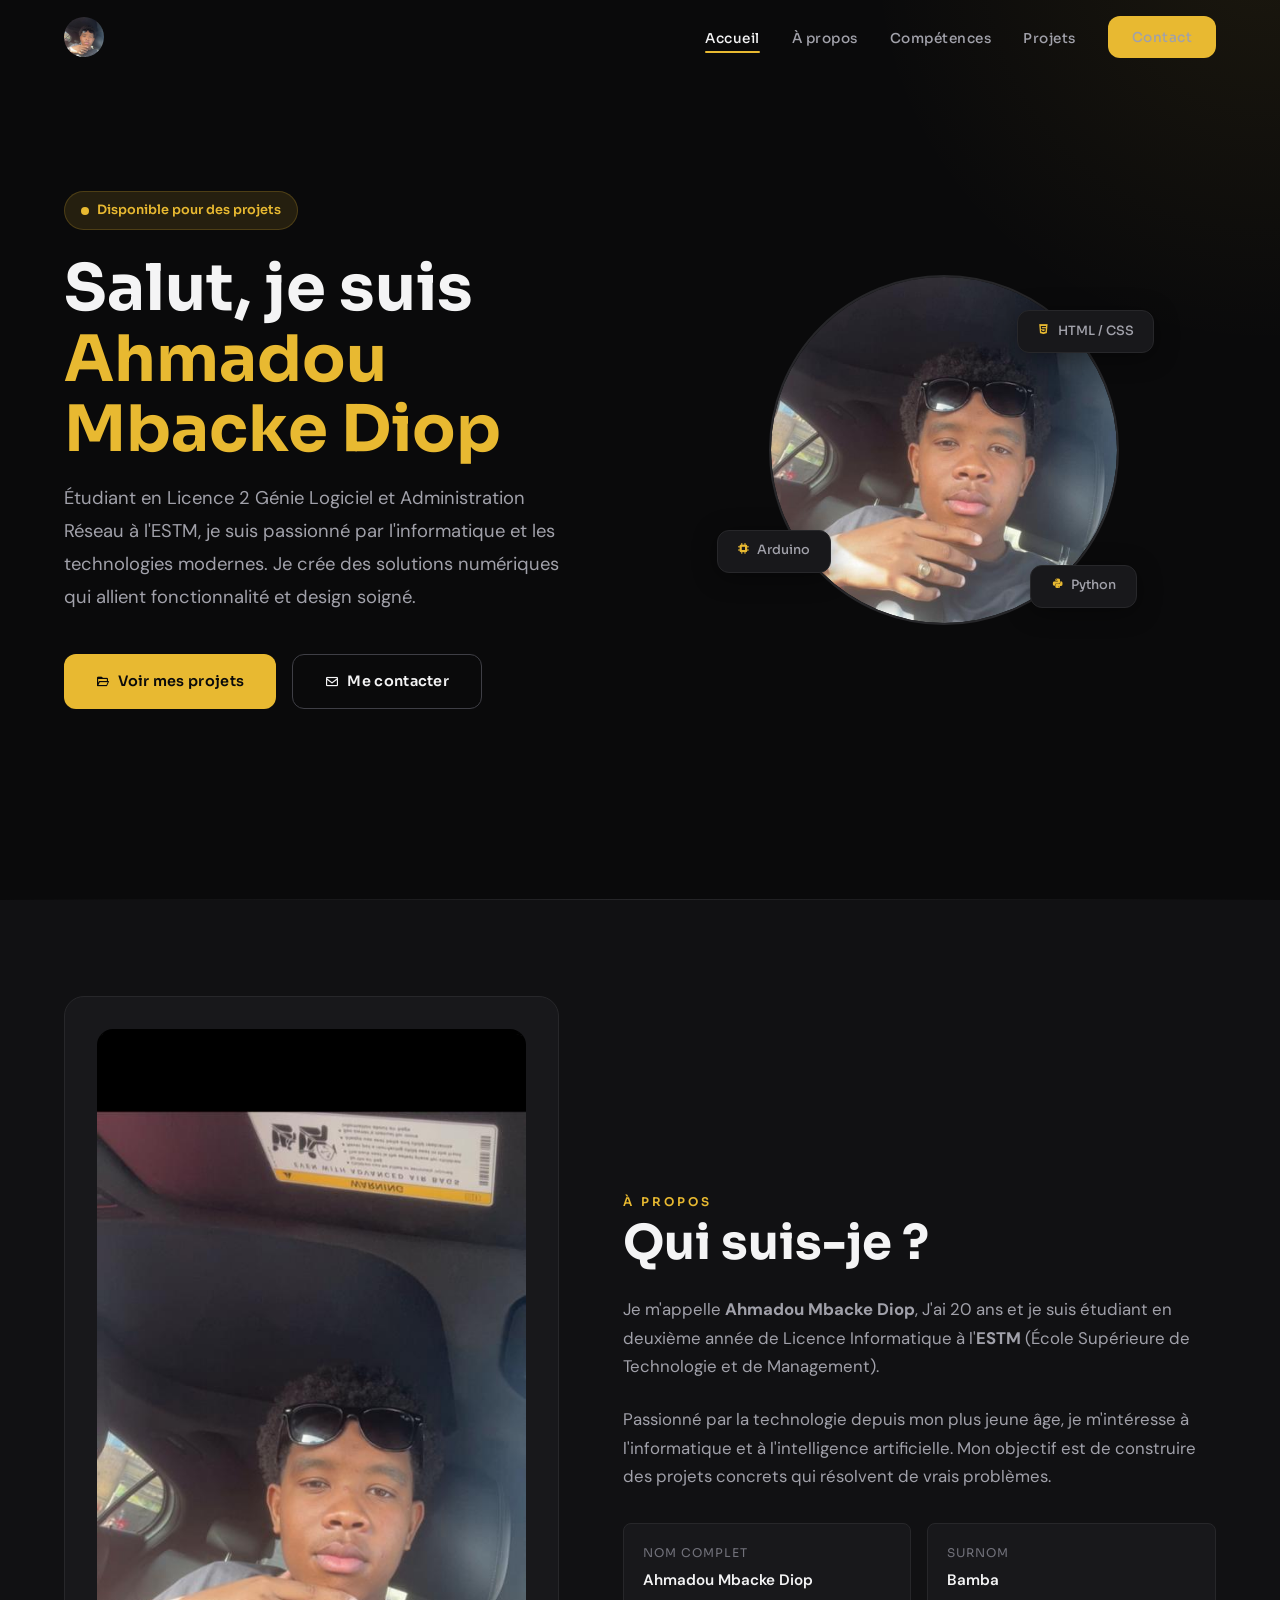
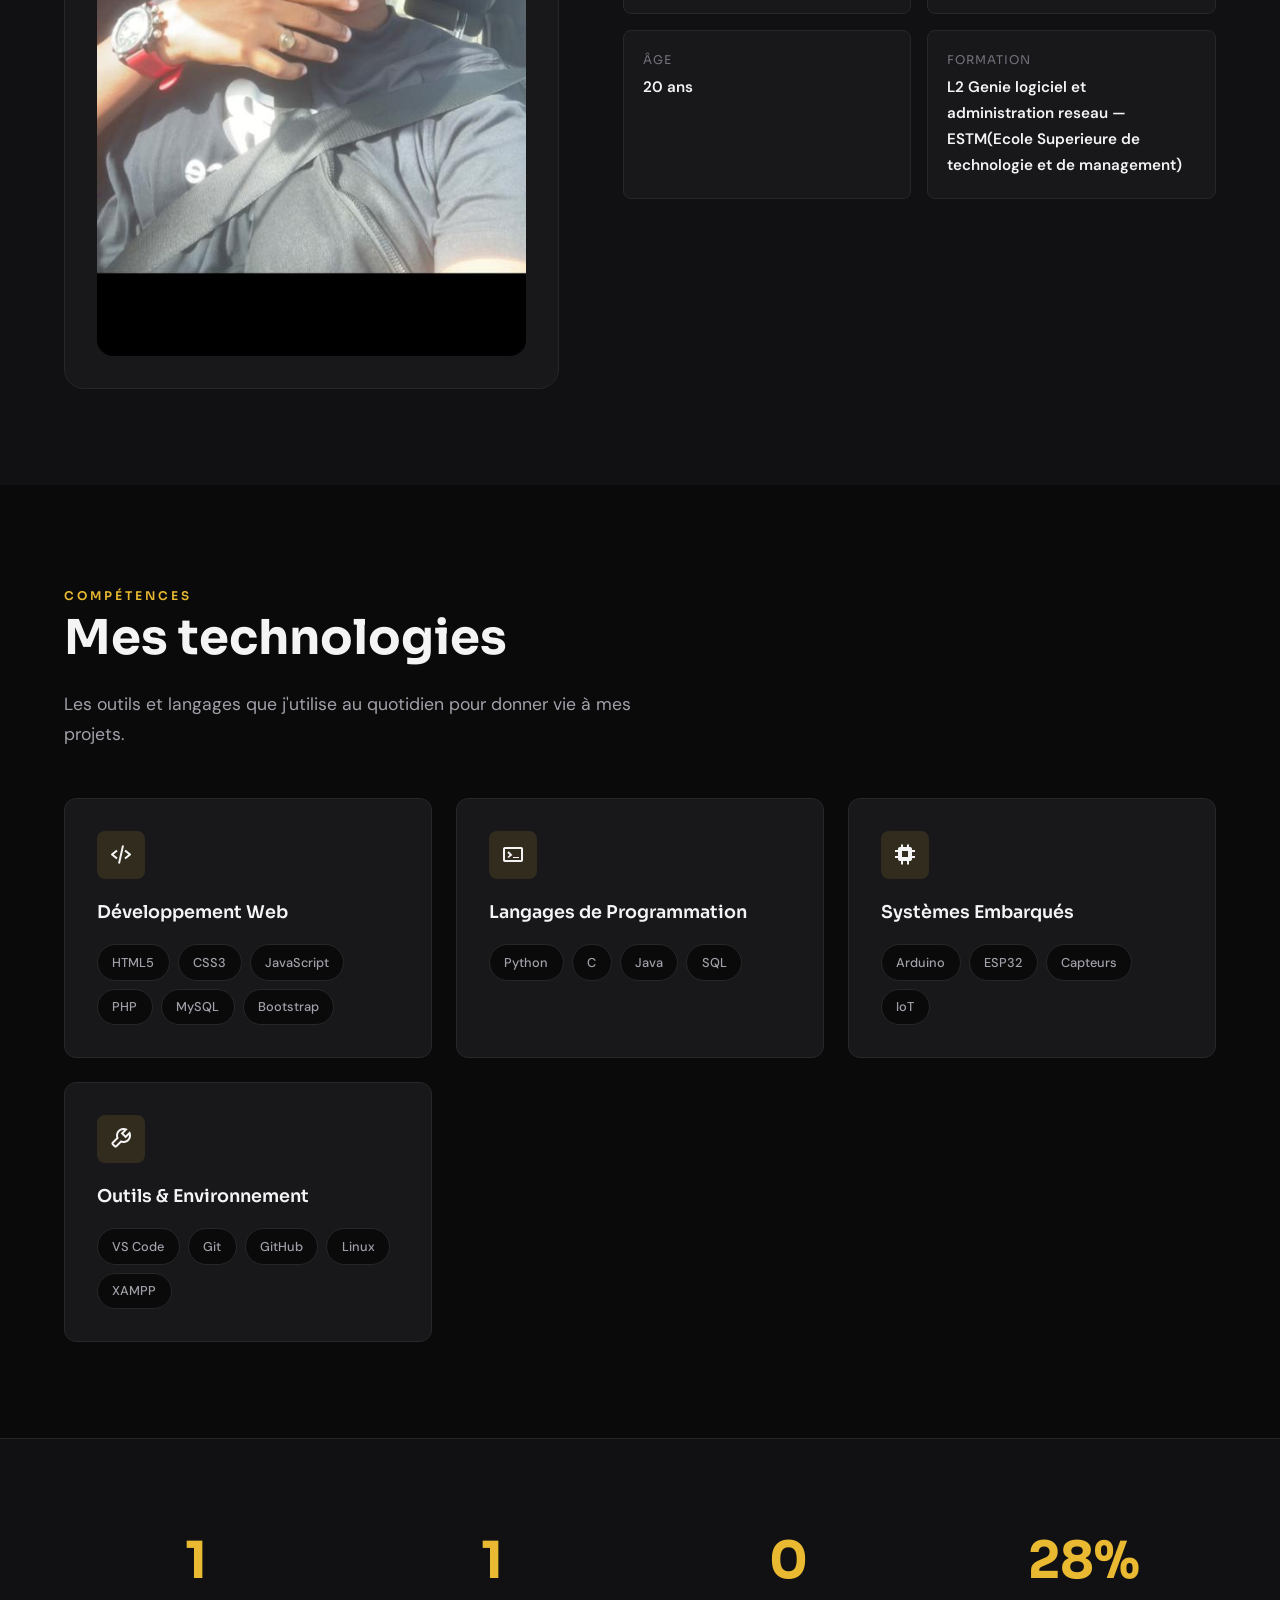
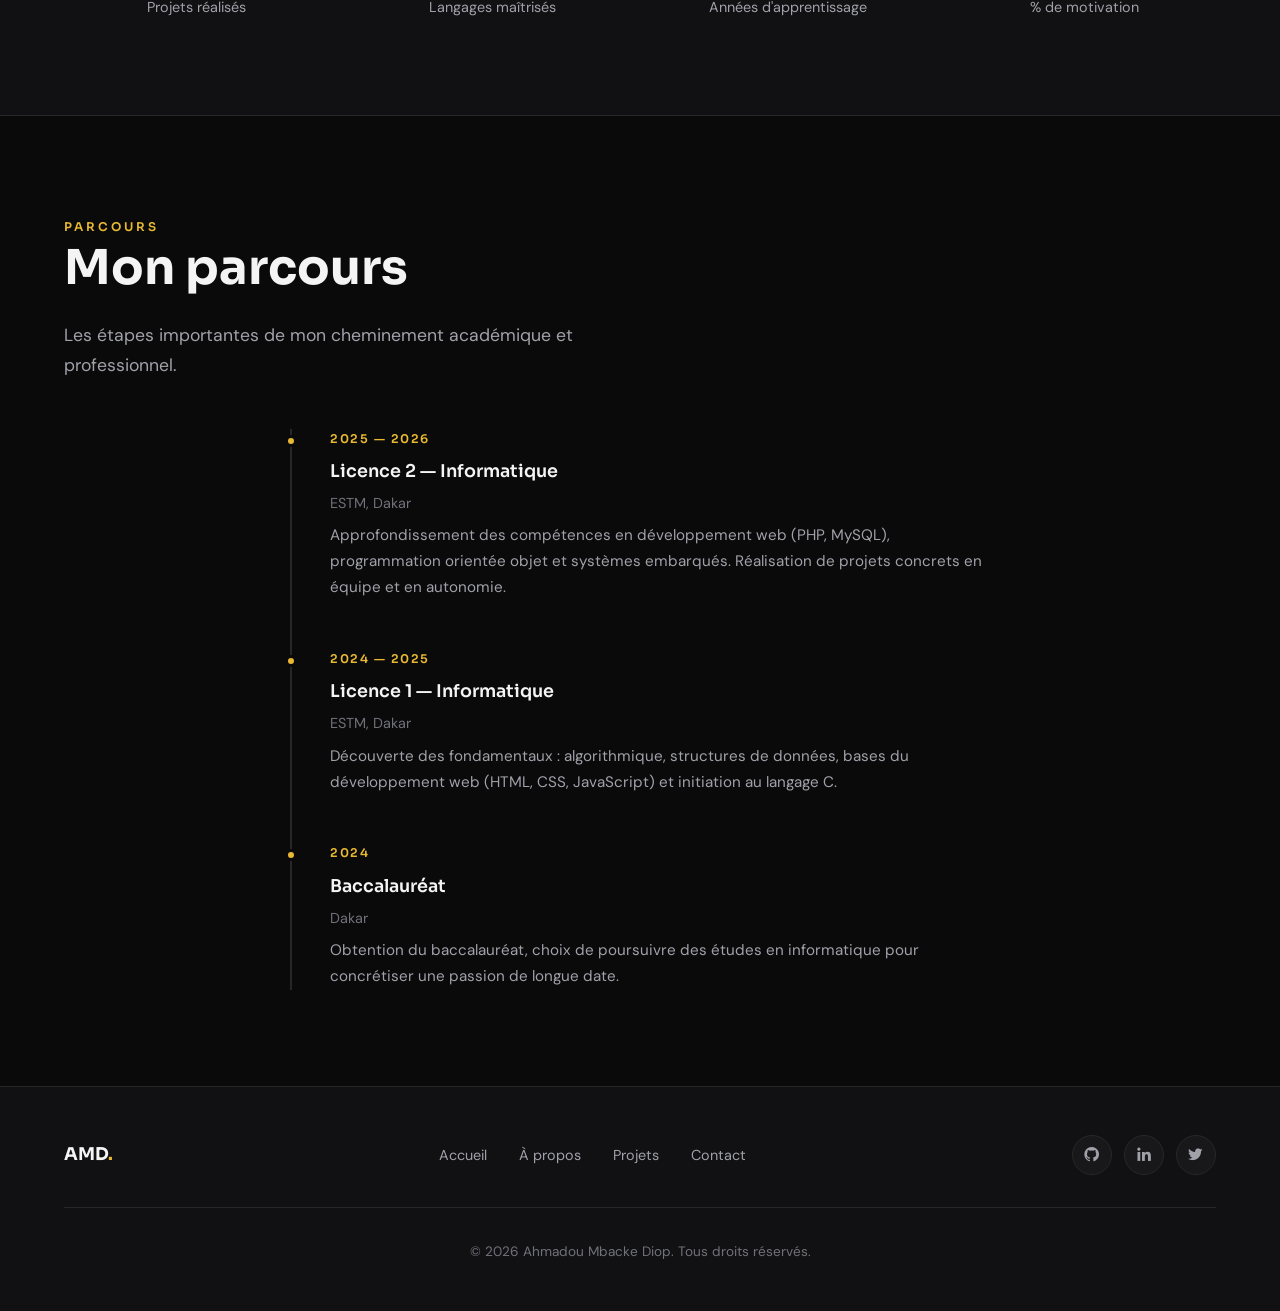
<file: index.html>
<!doctype html>
<html lang="fr">
  <head>
    <meta charset="UTF-8" />
    <meta name="viewport" content="width=device-width, initial-scale=1.0" />
    <meta
      name="description"
      content="Portfolio de Ahmadou Mbacke Diop - Étudiant en informatique à l'ESTM, développeur web passionné."
    />
    <title>Ahmadou Mbacke Diop | Portfolio</title>
    <link rel="stylesheet" href="css/style.css" />
    <!-- Icônes Boxicons -->
    <link
      href="https://unpkg.com/boxicons@2.1.4/css/boxicons.min.css"
      rel="stylesheet"
    />
  </head>
  <body>
    <!-- ========== NAVBAR ========== -->
    <nav class="navbar" id="navbar">
      <div class="container">
        <a href="index.html" class="nav-logo">
          <img
            src="images/im1.jpeg"
            alt="Logo AMD"
            style="
              height: 40px;
              width: 40px;
              border-radius: 50%;
              object-fit: cover;
            "
          />
        </a>
        <ul class="nav-links" id="navLinks">
          <li><a href="index.html" class="active">Accueil</a></li>
          <li><a href="#about">À propos</a></li>
          <li><a href="#skills">Compétences</a></li>
          <li><a href="pages/projets.html">Projets</a></li>
          <li>
            <a
              href="pages/contact.html"
              class="btn btn-primary"
              style="padding: 0.6rem 1.5rem"
              >Contact</a
            >
          </li>
        </ul>
        <button class="nav-toggle" id="navToggle" aria-label="Menu">
          <span></span>
          <span></span>
          <span></span>
        </button>
      </div>
    </nav>

    <!-- ========== HERO ========== -->
    <section class="hero">
      <div class="container">
        <div class="hero-content">
          <div class="hero-text">
            <div class="hero-badge">Disponible pour des projets</div>
            <h1 class="hero-title">
              Salut, je suis<br />
              <span class="highlight">Ahmadou Mbacke Diop</span>
            </h1>
            <p class="hero-description">
              Étudiant en Licence 2 Génie Logiciel et Administration Réseau à
              l'ESTM, je suis passionné par l'informatique et les technologies
              modernes. Je crée des solutions numériques qui allient
              fonctionnalité et design soigné.
            </p>
            <div class="hero-buttons">
              <a href="pages/projets.html" class="btn btn-primary">
                <i class="bx bx-folder-open"></i> Voir mes projets
              </a>
              <a href="pages/contact.html" class="btn btn-secondary">
                <i class="bx bx-envelope"></i> Me contacter
              </a>
            </div>
          </div>
          <div class="hero-visual">
            <div class="avatar-wrapper">
              <div class="avatar-circle">
                <img
                  src="images/im1.jpeg"
                  alt="Gainde fatma"
                  style="
                    width: 100%;
                    height: 100%;
                    object-fit: cover;
                    border-radius: 50%;
                  "
                />
              </div>
              <div class="floating-tag tag-1">
                <span class="tag-icon"><i class="bx bxl-html5"></i></span> HTML
                / CSS
              </div>
              <div class="floating-tag tag-2">
                <span class="tag-icon"><i class="bx bxs-chip"></i></span>
                Arduino
              </div>
              <div class="floating-tag tag-3">
                <span class="tag-icon"><i class="bx bxl-python"></i></span>
                Python
              </div>
            </div>
          </div>
        </div>
      </div>
    </section>

    <!-- ========== À PROPOS ========== -->
    <section class="section about" id="about">
      <div class="container">
        <div class="about-grid animate-on-scroll">
          <div class="about-image">
            <img
              src="images/im1.jpeg"
              alt="Ahmadou mbacke diop"
              style="width: 100%; border-radius: 1rem; object-fit: cover"
            />
          </div>
          <div class="about-text">
            <span class="section-label">À propos</span>
            <h2 class="section-title">Qui suis-je ?</h2>
            <p>
              Je m'appelle <strong>Ahmadou Mbacke Diop</strong>, J'ai 20 ans et
              je suis étudiant en deuxième année de Licence Informatique à
              l'<strong>ESTM</strong> (École Supérieure de Technologie et de
              Management).
            </p>
            <p>
              Passionné par la technologie depuis mon plus jeune âge, je
              m'intéresse à l'informatique et à l'intelligence artificielle. Mon
              objectif est de construire des projets concrets qui résolvent de
              vrais problèmes.
            </p>
            <div class="about-info-grid">
              <div class="about-info-item">
                <div class="label">Nom complet</div>
                <div class="value">Ahmadou Mbacke Diop</div>
              </div>
              <div class="about-info-item">
                <div class="label">Surnom</div>
                <div class="value">Bamba</div>
              </div>
              <div class="about-info-item">
                <div class="label">Âge</div>
                <div class="value">20 ans</div>
              </div>
              <div class="about-info-item">
                <div class="label">Formation</div>
                <div class="value">
                  L2 Genie logiciel et administration reseau — ESTM(Ecole
                  Superieure de technologie et de management)
                </div>
              </div>
            </div>
          </div>
        </div>
      </div>
    </section>

    <!-- ========== COMPÉTENCES ========== -->
    <section class="section" id="skills">
      <div class="container">
        <span class="section-label">Compétences</span>
        <h2 class="section-title">Mes technologies</h2>
        <p class="section-subtitle">
          Les outils et langages que j'utilise au quotidien pour donner vie à
          mes projets.
        </p>

        <div class="skills-grid">
          <!-- Développement Web -->
          <div class="skill-category animate-on-scroll">
            <div class="skill-category-icon">
              <i class="bx bx-code-alt"></i>
            </div>
            <h3>Développement Web</h3>
            <div class="skill-tags">
              <span class="skill-tag">HTML5</span>
              <span class="skill-tag">CSS3</span>
              <span class="skill-tag">JavaScript</span>
              <span class="skill-tag">PHP</span>
              <span class="skill-tag">MySQL</span>
              <span class="skill-tag">Bootstrap</span>
            </div>
          </div>

          <!-- Langages de programmation -->
          <div class="skill-category animate-on-scroll">
            <div class="skill-category-icon">
              <i class="bx bx-terminal"></i>
            </div>
            <h3>Langages de Programmation</h3>
            <div class="skill-tags">
              <span class="skill-tag">Python</span>
              <span class="skill-tag">C</span>
              <span class="skill-tag">Java</span>
              <span class="skill-tag">SQL</span>
            </div>
          </div>

          <!-- Systèmes Embarqués -->
          <div class="skill-category animate-on-scroll">
            <div class="skill-category-icon">
              <i class="bx bxs-chip"></i>
            </div>
            <h3>Systèmes Embarqués</h3>
            <div class="skill-tags">
              <span class="skill-tag">Arduino</span>
              <span class="skill-tag">ESP32</span>
              <span class="skill-tag">Capteurs</span>
              <span class="skill-tag">IoT</span>
            </div>
          </div>

          <!-- Outils -->
          <div class="skill-category animate-on-scroll">
            <div class="skill-category-icon">
              <i class="bx bx-wrench"></i>
            </div>
            <h3>Outils & Environnement</h3>
            <div class="skill-tags">
              <span class="skill-tag">VS Code</span>
              <span class="skill-tag">Git</span>
              <span class="skill-tag">GitHub</span>
              <span class="skill-tag">Linux</span>
              <span class="skill-tag">XAMPP</span>
            </div>
          </div>
        </div>
      </div>
    </section>

    <!-- ========== STATISTIQUES ========== -->
    <section class="stats-section section" style="padding: 4rem 0">
      <div class="container">
        <div class="stats-grid">
          <div class="stat-item animate-on-scroll">
            <div class="stat-number" data-target="4">0</div>
            <div class="stat-label">Projets réalisés</div>
          </div>
          <div class="stat-item animate-on-scroll">
            <div class="stat-number" data-target="6">0</div>
            <div class="stat-label">Langages maîtrisés</div>
          </div>
          <div class="stat-item animate-on-scroll">
            <div class="stat-number" data-target="2">0</div>
            <div class="stat-label">Années d'apprentissage</div>
          </div>
          <div class="stat-item animate-on-scroll">
            <div class="stat-number" data-target="100">0</div>
            <div class="stat-label">% de motivation</div>
          </div>
        </div>
      </div>
    </section>

    <!-- ========== EXPÉRIENCES / PARCOURS ========== -->
    <section class="section" id="experience">
      <div class="container">
        <span class="section-label">Parcours</span>
        <h2 class="section-title">Mon parcours</h2>
        <p class="section-subtitle">
          Les étapes importantes de mon cheminement académique et professionnel.
        </p>

        <div class="timeline">
          <div class="timeline-item animate-on-scroll">
            <div class="timeline-date">2025 — 2026</div>
            <h3>Licence 2 — Informatique</h3>
            <div class="timeline-place">ESTM, Dakar</div>
            <p>
              Approfondissement des compétences en développement web (PHP,
              MySQL), programmation orientée objet et systèmes embarqués.
              Réalisation de projets concrets en équipe et en autonomie.
            </p>
          </div>
          <div class="timeline-item animate-on-scroll">
            <div class="timeline-date">2024 — 2025</div>
            <h3>Licence 1 — Informatique</h3>
            <div class="timeline-place">ESTM, Dakar</div>
            <p>
              Découverte des fondamentaux : algorithmique, structures de
              données, bases du développement web (HTML, CSS, JavaScript) et
              initiation au langage C.
            </p>
          </div>
          <div class="timeline-item animate-on-scroll">
            <div class="timeline-date">2024</div>
            <h3>Baccalauréat</h3>
            <div class="timeline-place">Dakar</div>
            <p>
              Obtention du baccalauréat, choix de poursuivre des études en
              informatique pour concrétiser une passion de longue date.
            </p>
          </div>
        </div>
      </div>
    </section>

    <!-- ========== FOOTER ========== -->
    <footer class="footer">
      <div class="container">
        <div class="footer-content">
          <div class="footer-logo">AMD<span>.</span></div>
          <div class="footer-links">
            <a href="index.html">Accueil</a>
            <a href="#about">À propos</a>
            <a href="pages/projets.html">Projets</a>
            <a href="pages/contact.html">Contact</a>
          </div>
          <div class="footer-social">
            <a href="#" aria-label="GitHub"><i class="bx bxl-github"></i></a>
            <a href="#" aria-label="LinkedIn"
              ><i class="bx bxl-linkedin"></i
            ></a>
            <a href="#" aria-label="Twitter"><i class="bx bxl-twitter"></i></a>
          </div>
        </div>
        <div class="footer-bottom">
          &copy; 2026 Ahmadou Mbacke Diop. Tous droits réservés.
        </div>
      </div>
    </footer>

    <script src="js/main.js"></script>
  </body>
</html>
</file>
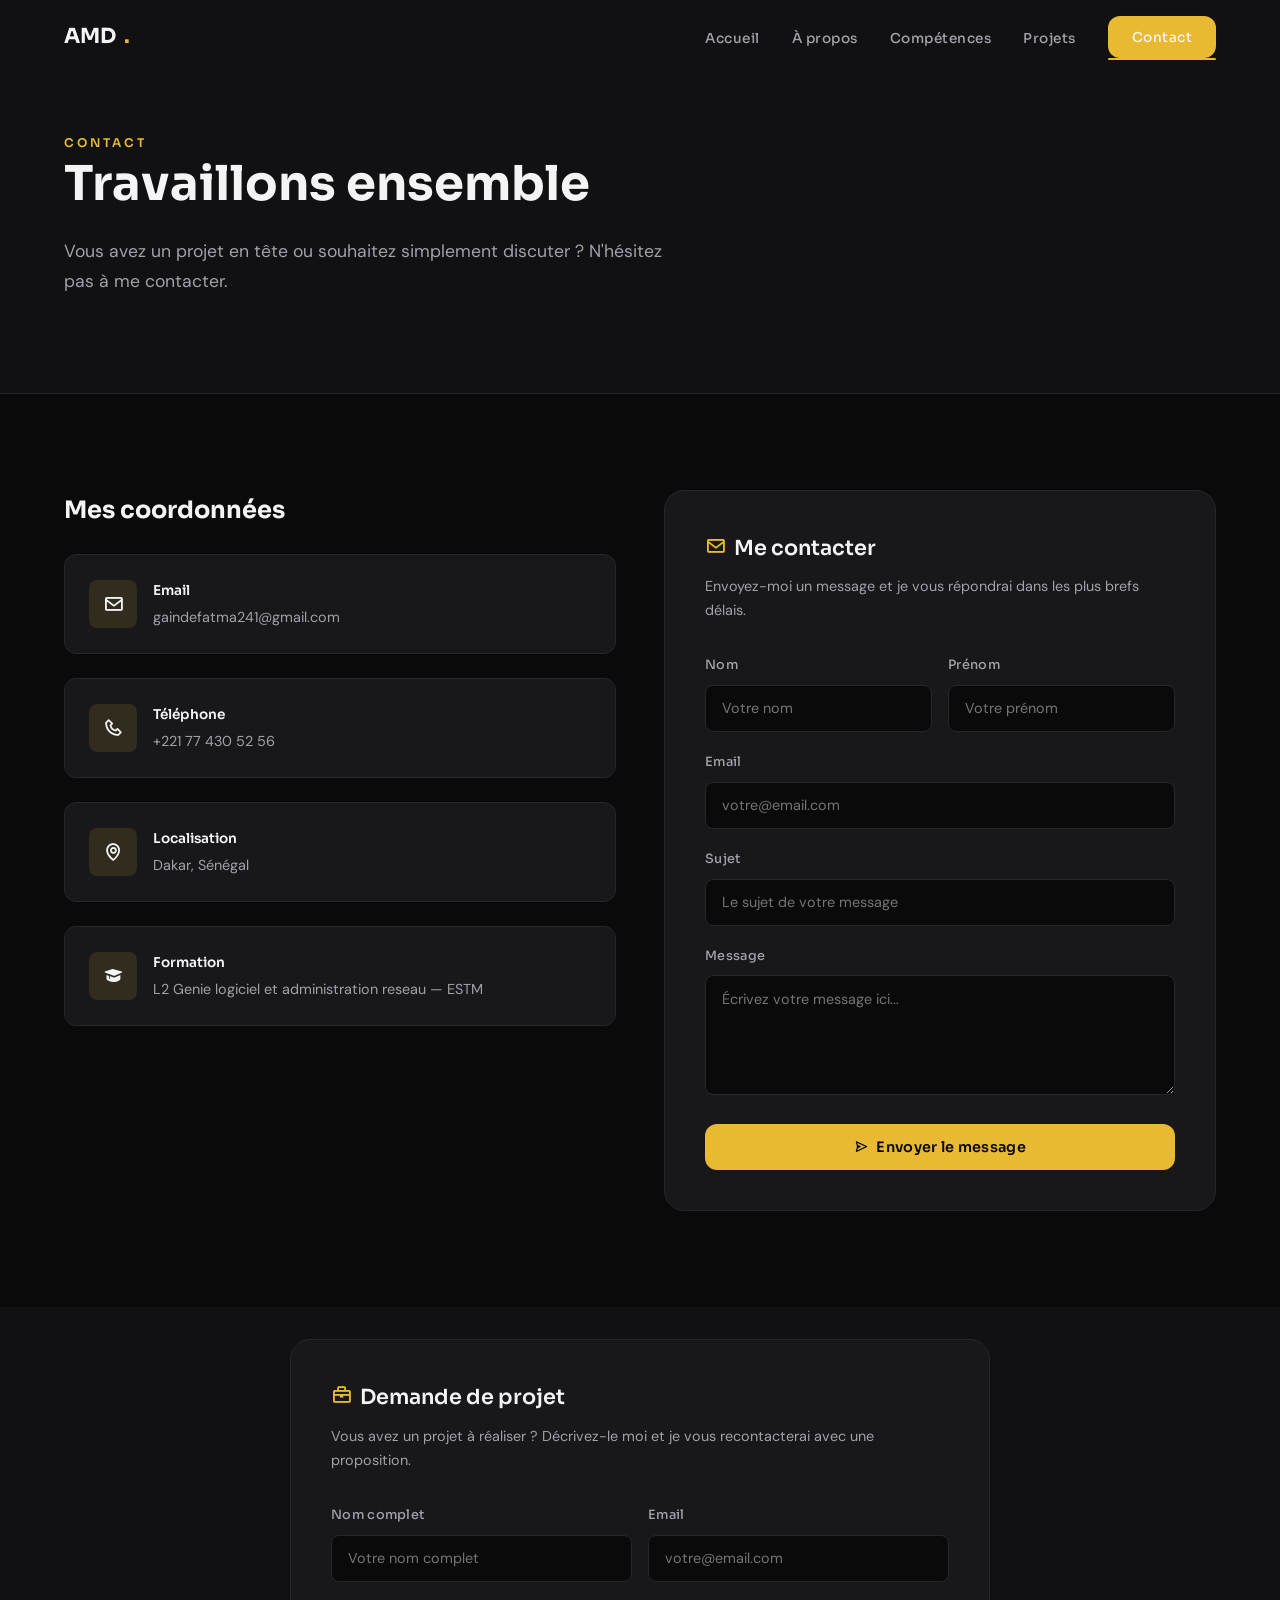
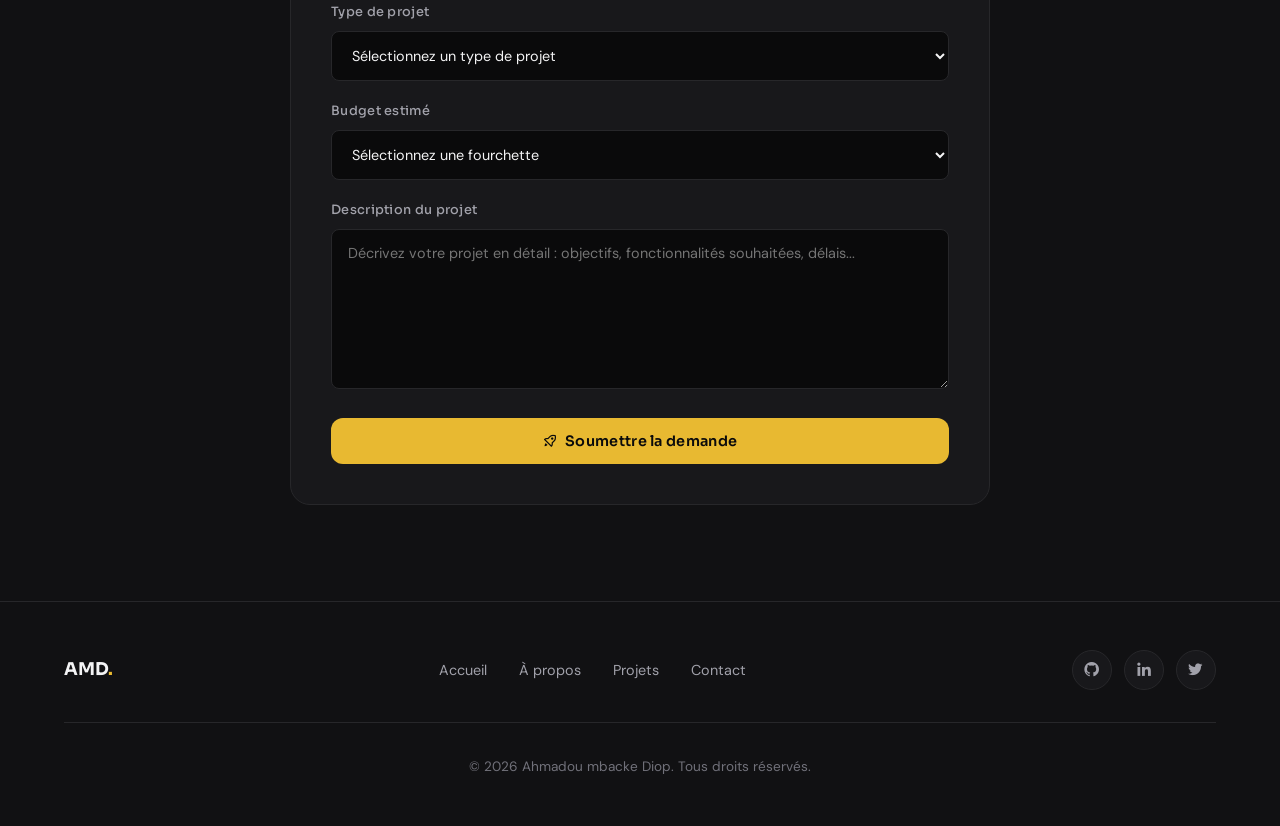
<file: pages/contact.html>
<!doctype html>
<html lang="fr">
  <head>
    <meta charset="UTF-8" />
    <meta name="viewport" content="width=device-width, initial-scale=1.0" />
    <meta
      name="description"
      content="Contactez Ahmadou Mbacke Diop pour un projet web, une collaboration ou toute question."
    />
    <title>Contact | Ahmadou Mbacke Diop</title>
    <link rel="stylesheet" href="../css/style.css" />
    <link
      href="https://unpkg.com/boxicons@2.1.4/css/boxicons.min.css"
      rel="stylesheet"
    />
  </head>
  <body>
    <!-- ========== NAVBAR ========== -->
    <nav class="navbar" id="navbar">
      <div class="container">
        <a href="../index.html" class="nav-logo"> AMD<span>.</span> </a>
        <ul class="nav-links" id="navLinks">
          <li><a href="../index.html">Accueil</a></li>
          <li><a href="../index.html#about">À propos</a></li>
          <li><a href="../index.html#skills">Compétences</a></li>
          <li><a href="projets.html">Projets</a></li>
          <li>
            <a
              href="contact.html"
              class="btn btn-primary active"
              style="padding: 0.6rem 1.5rem"
              >Contact</a
            >
          </li>
        </ul>
        <button class="nav-toggle" id="navToggle" aria-label="Menu">
          <span></span>
          <span></span>
          <span></span>
        </button>
      </div>
    </nav>

    <!-- ========== HEADER ========== -->
    <section class="contact-hero">
      <div class="container">
        <span class="section-label">Contact</span>
        <h1 class="section-title">Travaillons ensemble</h1>
        <p class="section-subtitle">
          Vous avez un projet en tête ou souhaitez simplement discuter ?
          N'hésitez pas à me contacter.
        </p>
      </div>
    </section>

    <!-- ========== INFOS + FORMULAIRE CONTACT ========== -->
    <section class="section">
      <div class="container">
        <div class="contact-grid">
          <!-- Colonne infos -->
          <div>
            <h2
              style="
                font-family: var(--font-heading);
                font-size: 1.5rem;
                margin-bottom: 1.5rem;
              "
            >
              Mes coordonnées
            </h2>

            <div class="contact-info-card">
              <div class="contact-info-icon">
                <i class="bx bx-envelope"></i>
              </div>
              <div>
                <h4>Email</h4>
                <p>gaindefatma241@gmail.com</p>
              </div>
            </div>

            <div class="contact-info-card">
              <div class="contact-info-icon">
                <i class="bx bx-phone"></i>
              </div>
              <div>
                <h4>Téléphone</h4>
                <p>+221 77 430 52 56</p>
              </div>
            </div>

            <div class="contact-info-card">
              <div class="contact-info-icon">
                <i class="bx bx-map"></i>
              </div>
              <div>
                <h4>Localisation</h4>
                <p>Dakar, Sénégal</p>
              </div>
            </div>

            <div class="contact-info-card">
              <div class="contact-info-icon">
                <i class="bx bxs-graduation"></i>
              </div>
              <div>
                <h4>Formation</h4>
                <p>L2 Genie logiciel et administration reseau — ESTM</p>
              </div>
            </div>
          </div>

          <!-- Formulaire de contact -->
          <div class="form-card">
            <h3>
              <i
                class="bx bx-envelope"
                style="color: var(--accent); margin-right: 0.5rem"
              ></i
              >Me contacter
            </h3>
            <p>
              Envoyez-moi un message et je vous répondrai dans les plus brefs
              délais.
            </p>

            <div class="form-row">
              <div class="form-group">
                <label for="contact-nom">Nom</label>
                <input
                  type="text"
                  id="contact-nom"
                  name="nom"
                  placeholder="Votre nom"
                  required
                />
              </div>
              <div class="form-group">
                <label for="contact-prenom">Prénom</label>
                <input
                  type="text"
                  id="contact-prenom"
                  name="prenom"
                  placeholder="Votre prénom"
                  required
                />
              </div>
            </div>

            <div class="form-group">
              <label for="contact-email">Email</label>
              <input
                type="email"
                id="contact-email"
                name="email"
                placeholder="votre@email.com"
                required
              />
            </div>

            <div class="form-group">
              <label for="contact-sujet">Sujet</label>
              <input
                type="text"
                id="contact-sujet"
                name="sujet"
                placeholder="Le sujet de votre message"
                required
              />
            </div>

            <div class="form-group">
              <label for="contact-message">Message</label>
              <textarea
                id="contact-message"
                name="message"
                placeholder="Écrivez votre message ici..."
                required
              ></textarea>
            </div>

            <div class="form-submit">
              <button
                type="button"
                class="btn btn-primary"
                onclick="handleContactSubmit()"
              >
                <i class="bx bx-send"></i> Envoyer le message
              </button>
            </div>
          </div>
        </div>
      </div>
    </section>

    <!-- ========== FORMULAIRE DEMANDE DE PROJET ========== -->
    <section
      class="section"
      style="padding-top: 2rem; background: var(--bg-secondary)"
    >
      <div class="container">
        <div style="max-width: 700px; margin: 0 auto">
          <div class="form-card">
            <h3>
              <i
                class="bx bx-briefcase"
                style="color: var(--accent); margin-right: 0.5rem"
              ></i
              >Demande de projet
            </h3>
            <p>
              Vous avez un projet à réaliser ? Décrivez-le moi et je vous
              recontacterai avec une proposition.
            </p>

            <div class="form-row">
              <div class="form-group">
                <label for="projet-nom">Nom complet</label>
                <input
                  type="text"
                  id="projet-nom"
                  name="nom"
                  placeholder="Votre nom complet"
                  required
                />
              </div>
              <div class="form-group">
                <label for="projet-email">Email</label>
                <input
                  type="email"
                  id="projet-email"
                  name="email"
                  placeholder="votre@email.com"
                  required
                />
              </div>
            </div>

            <div class="form-group">
              <label for="projet-type">Type de projet</label>
              <select id="projet-type" name="type" required>
                <option value="" disabled selected>
                  Sélectionnez un type de projet
                </option>
                <option value="site-web">Site web</option>
                <option value="application">Application web</option>
                <option value="systeme-embarque">
                  Système embarqué (Arduino/ESP32)
                </option>
                <option value="autre">Autre</option>
              </select>
            </div>

            <div class="form-group">
              <label for="projet-budget">Budget estimé</label>
              <select id="projet-budget" name="budget">
                <option value="" disabled selected>
                  Sélectionnez une fourchette
                </option>
                <option value="petit">Moins de 50 000 FCFA</option>
                <option value="moyen">50 000 — 150 000 FCFA</option>
                <option value="grand">150 000 — 500 000 FCFA</option>
                <option value="sur-mesure">Sur mesure</option>
              </select>
            </div>

            <div class="form-group">
              <label for="projet-description">Description du projet</label>
              <textarea
                id="projet-description"
                name="description"
                placeholder="Décrivez votre projet en détail : objectifs, fonctionnalités souhaitées, délais..."
                required
                style="min-height: 160px"
              ></textarea>
            </div>

            <div class="form-submit">
              <button
                type="button"
                class="btn btn-primary"
                onclick="handleProjectSubmit()"
              >
                <i class="bx bx-rocket"></i> Soumettre la demande
              </button>
            </div>
          </div>
        </div>
      </div>
    </section>

    <!-- ========== FOOTER ========== -->
    <footer class="footer">
      <div class="container">
        <div class="footer-content">
          <div class="footer-logo">AMD<span>.</span></div>
          <div class="footer-links">
            <a href="../index.html">Accueil</a>
            <a href="../index.html#about">À propos</a>
            <a href="projets.html">Projets</a>
            <a href="contact.html">Contact</a>
          </div>
          <div class="footer-social">
            <a href="#" aria-label="GitHub"><i class="bx bxl-github"></i></a>
            <a href="#" aria-label="LinkedIn"
              ><i class="bx bxl-linkedin"></i
            ></a>
            <a href="#" aria-label="Twitter"><i class="bx bxl-twitter"></i></a>
          </div>
        </div>
        <div class="footer-bottom">
          &copy; 2026 Ahmadou mbacke Diop. Tous droits réservés.
        </div>
      </div>
    </footer>

    <script src="../js/main.js"></script>
  </body>
</html>
</file>
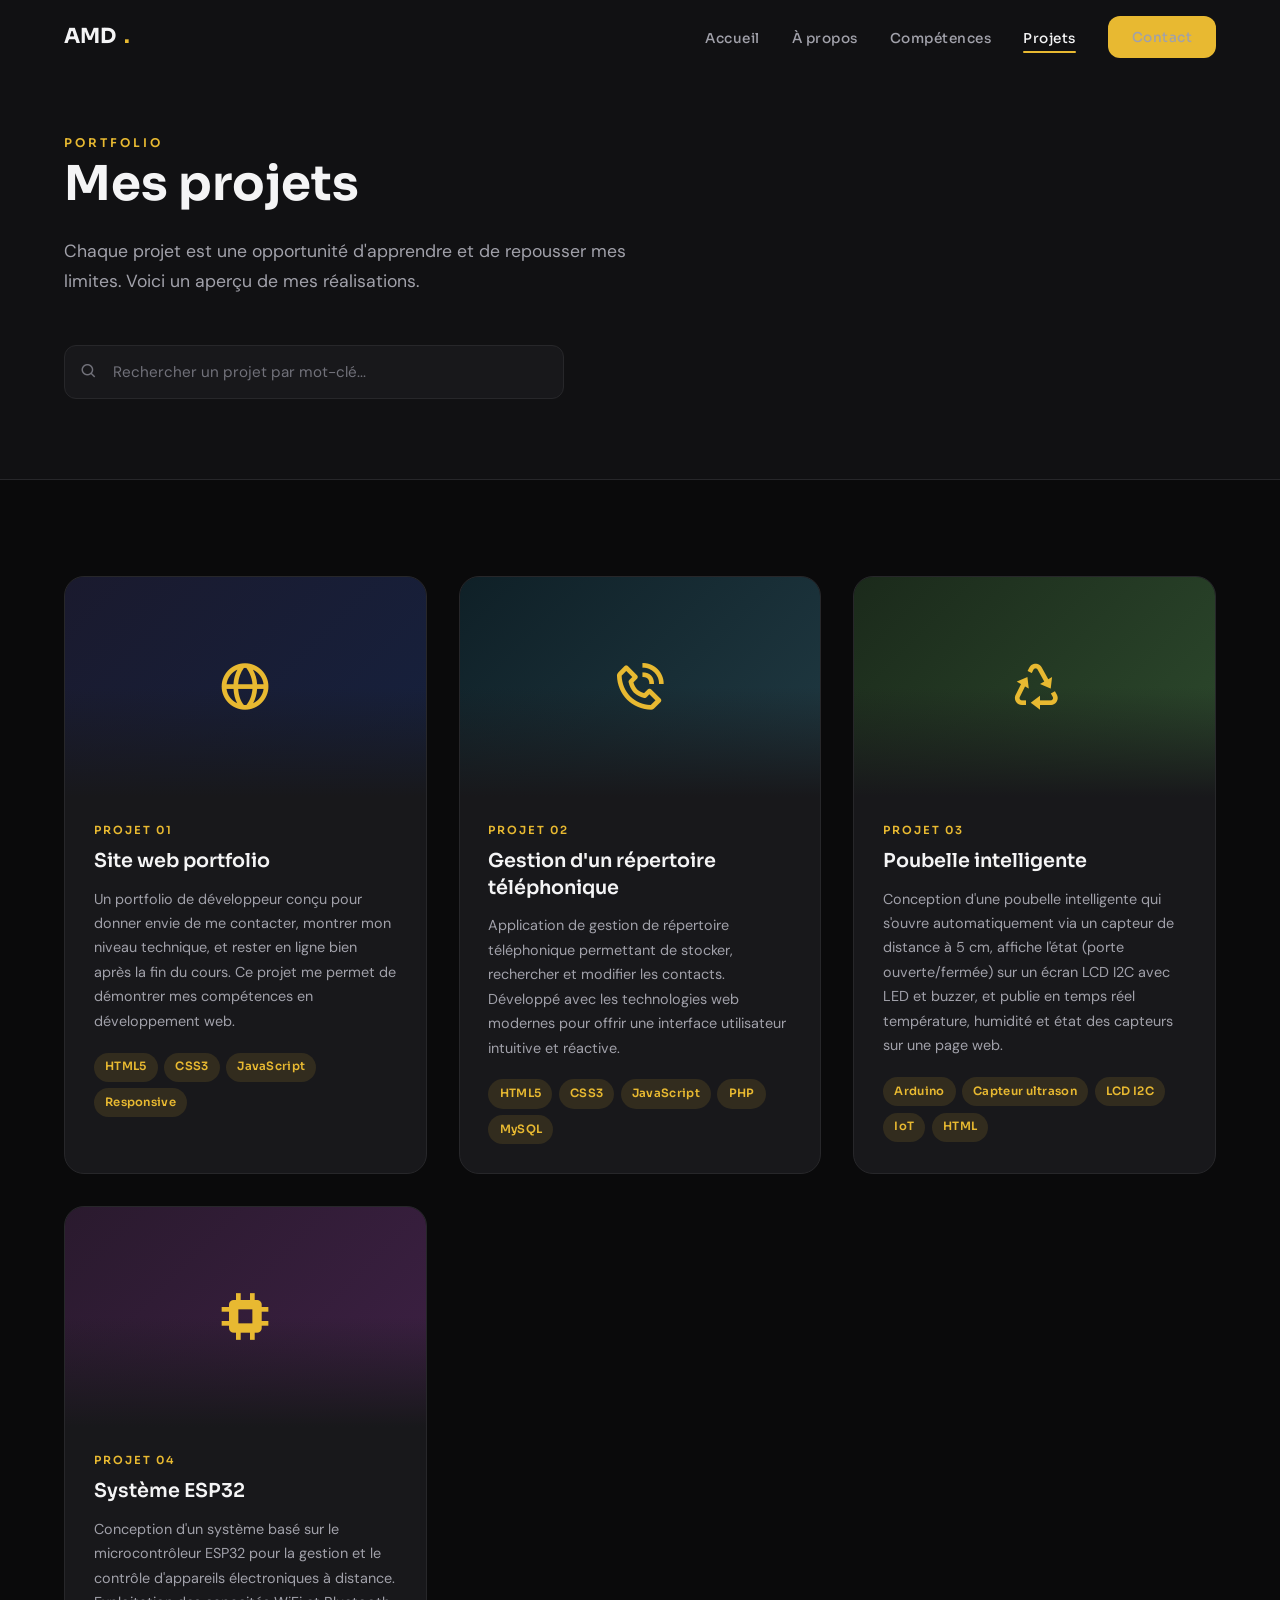
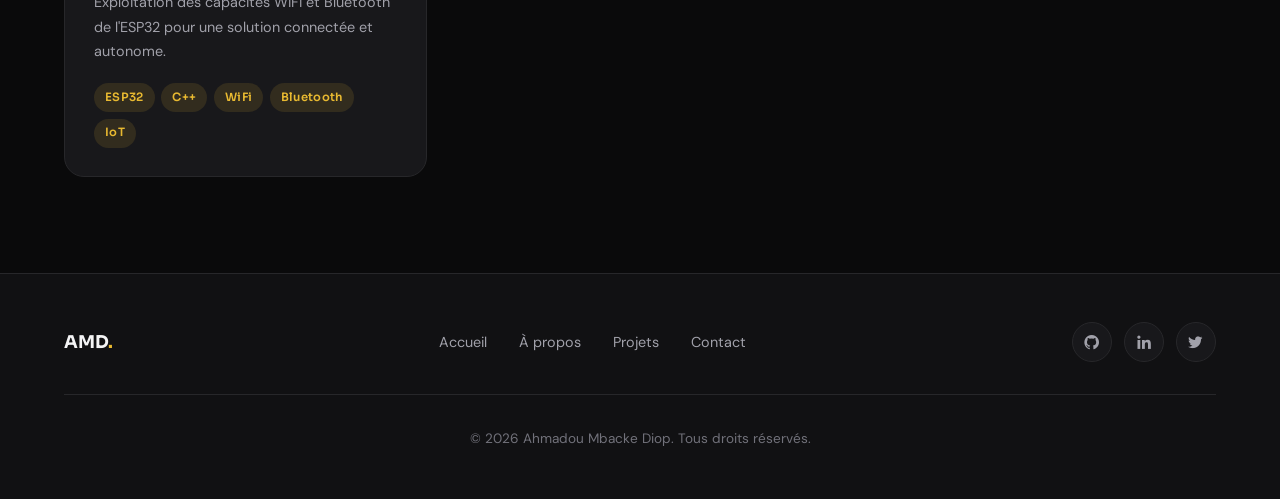
<file: pages/projets.html>
<!doctype html>
<html lang="fr">
  <head>
    <meta charset="UTF-8" />
    <meta name="viewport" content="width=device-width, initial-scale=1.0" />
    <meta
      name="description"
      content="Projets réalisés par Serigne Bamba Diop - Développement web, IoT, systèmes embarqués."
    />
    <title>Mes Projets | Serigne Bamba Diop</title>
    <link rel="stylesheet" href="../css/style.css" />
    <link
      href="https://unpkg.com/boxicons@2.1.4/css/boxicons.min.css"
      rel="stylesheet"
    />
  </head>
  <body>
    <!-- ========== NAVBAR ========== -->
    <nav class="navbar" id="navbar">
      <div class="container">
        <a href="../index.html" class="nav-logo"> AMD<span>.</span> </a>
        <ul class="nav-links" id="navLinks">
          <li><a href="../index.html">Accueil</a></li>
          <li><a href="../index.html#about">À propos</a></li>
          <li><a href="../index.html#skills">Compétences</a></li>
          <li><a href="projets.html" class="active">Projets</a></li>
          <li>
            <a
              href="contact.html"
              class="btn btn-primary"
              style="padding: 0.6rem 1.5rem"
              >Contact</a
            >
          </li>
        </ul>
        <button class="nav-toggle" id="navToggle" aria-label="Menu">
          <span></span>
          <span></span>
          <span></span>
        </button>
      </div>
    </nav>

    <!-- ========== HEADER ========== -->
    <section class="projects-hero">
      <div class="container">
        <span class="section-label">Portfolio</span>
        <h1 class="section-title">Mes projets</h1>
        <p class="section-subtitle">
          Chaque projet est une opportunité d'apprendre et de repousser mes
          limites. Voici un aperçu de mes réalisations.
        </p>

        <!-- Barre de recherche -->
        <div class="search-bar">
          <i class="bx bx-search search-icon"></i>
          <input
            type="text"
            id="searchInput"
            placeholder="Rechercher un projet par mot-clé..."
            aria-label="Rechercher un projet"
          />
        </div>
      </div>
    </section>

    <!-- ========== PROJETS ========== -->
    <section class="section">
      <div class="container">
        <div class="projects-grid" id="projectsGrid">
          <!-- Projet 1 -->
          <div
            class="project-card animate-on-scroll"
            data-keywords="portfolio site web html css javascript design frontend"
          >
            <div
              class="project-card-image"
              style="background: linear-gradient(135deg, #1a1a2e, #16213e)"
            >
              <i
                class="bx bx-globe"
                style="color: var(--accent); position: relative; z-index: 1"
              ></i>
            </div>
            <div class="project-card-content">
              <div class="project-card-number">Projet 01</div>
              <h3>Site web portfolio</h3>
              <p>
                Un portfolio de développeur conçu pour donner envie de me
                contacter, montrer mon niveau technique, et rester en ligne bien
                après la fin du cours. Ce projet me permet de démontrer mes
                compétences en développement web.
              </p>
              <div class="project-tech-tags">
                <span class="tech-tag">HTML5</span>
                <span class="tech-tag">CSS3</span>
                <span class="tech-tag">JavaScript</span>
                <span class="tech-tag">Responsive</span>
              </div>
            </div>
          </div>

          <!-- Projet 2 -->
          <div
            class="project-card animate-on-scroll"
            data-keywords="repertoire telephonique contacts gestion telephone web application crud"
          >
            <div
              class="project-card-image"
              style="background: linear-gradient(135deg, #0f2027, #203a43)"
            >
              <i
                class="bx bx-phone-call"
                style="color: var(--accent); position: relative; z-index: 1"
              ></i>
            </div>
            <div class="project-card-content">
              <div class="project-card-number">Projet 02</div>
              <h3>Gestion d'un répertoire téléphonique</h3>
              <p>
                Application de gestion de répertoire téléphonique permettant de
                stocker, rechercher et modifier les contacts. Développé avec les
                technologies web modernes pour offrir une interface utilisateur
                intuitive et réactive.
              </p>
              <div class="project-tech-tags">
                <span class="tech-tag">HTML5</span>
                <span class="tech-tag">CSS3</span>
                <span class="tech-tag">JavaScript</span>
                <span class="tech-tag">PHP</span>
                <span class="tech-tag">MySQL</span>
              </div>
            </div>
          </div>

          <!-- Projet 3 -->
          <div
            class="project-card animate-on-scroll"
            data-keywords="poubelle intelligente arduino capteur iot embarque electronique lcd buzzer temperature humidite ultrason"
          >
            <div
              class="project-card-image"
              style="background: linear-gradient(135deg, #1b2a1b, #2d4a2d)"
            >
              <i
                class="bx bx-recycle"
                style="color: var(--accent); position: relative; z-index: 1"
              ></i>
            </div>
            <div class="project-card-content">
              <div class="project-card-number">Projet 03</div>
              <h3>Poubelle intelligente</h3>
              <p>
                Conception d'une poubelle intelligente qui s'ouvre
                automatiquement via un capteur de distance à 5 cm, affiche
                l'état (porte ouverte/fermée) sur un écran LCD I2C avec LED et
                buzzer, et publie en temps réel température, humidité et état
                des capteurs sur une page web.
              </p>
              <div class="project-tech-tags">
                <span class="tech-tag">Arduino</span>
                <span class="tech-tag">Capteur ultrason</span>
                <span class="tech-tag">LCD I2C</span>
                <span class="tech-tag">IoT</span>
                <span class="tech-tag">HTML</span>
              </div>
            </div>
          </div>

          <!-- Projet 4 -->
          <div
            class="project-card animate-on-scroll"
            data-keywords="esp32 electronique embarque controle domotique wifi bluetooth systeme"
          >
            <div
              class="project-card-image"
              style="background: linear-gradient(135deg, #2a1a2e, #3d2044)"
            >
              <i
                class="bx bxs-chip"
                style="color: var(--accent); position: relative; z-index: 1"
              ></i>
            </div>
            <div class="project-card-content">
              <div class="project-card-number">Projet 04</div>
              <h3>Système ESP32</h3>
              <p>
                Conception d'un système basé sur le microcontrôleur ESP32 pour
                la gestion et le contrôle d'appareils électroniques à distance.
                Exploitation des capacités WiFi et Bluetooth de l'ESP32 pour une
                solution connectée et autonome.
              </p>
              <div class="project-tech-tags">
                <span class="tech-tag">ESP32</span>
                <span class="tech-tag">C++</span>
                <span class="tech-tag">WiFi</span>
                <span class="tech-tag">Bluetooth</span>
                <span class="tech-tag">IoT</span>
              </div>
            </div>
          </div>
        </div>

        <!-- Message aucun résultat -->
        <div class="no-results" id="noResults">
          <i
            class="bx bx-search-alt"
            style="
              font-size: 3rem;
              display: block;
              margin-bottom: 1rem;
              color: var(--accent);
            "
          ></i>
          Aucun projet ne correspond à votre recherche.
        </div>
      </div>
    </section>

    <!-- ========== FOOTER ========== -->
    <footer class="footer">
      <div class="container">
        <div class="footer-content">
          <div class="footer-logo">AMD<span>.</span></div>
          <div class="footer-links">
            <a href="../index.html">Accueil</a>
            <a href="../index.html#about">À propos</a>
            <a href="projets.html">Projets</a>
            <a href="contact.html">Contact</a>
          </div>
          <div class="footer-social">
            <a href="#" aria-label="GitHub"><i class="bx bxl-github"></i></a>
            <a href="#" aria-label="LinkedIn"
              ><i class="bx bxl-linkedin"></i
            ></a>
            <a href="#" aria-label="Twitter"><i class="bx bxl-twitter"></i></a>
          </div>
        </div>
        <div class="footer-bottom">
          &copy; 2026 Ahmadou Mbacke Diop. Tous droits réservés.
        </div>
      </div>
    </footer>

    <script src="../js/main.js"></script>
  </body>
</html>
</file>
<file: css/style.css>
/* ============================================
   PORTFOLIO - Ahmadou Mbacke Diop
   Design: Dark refined theme
   ============================================ */

/* ---------- Google Fonts ---------- */
@import url('https://fonts.googleapis.com/css2?family=Sora:wght@300;400;500;600;700&family=DM+Sans:ital,wght@0,400;0,500;0,700;1,400&display=swap');

/* ---------- Variables CSS ---------- */
:root {
    --bg-primary: #0a0a0b;
    --bg-secondary: #111113;
    --bg-card: #18181b;
    --bg-card-hover: #1f1f23;
    --text-primary: #f4f4f5;
    --text-secondary: #a1a1aa;
    --text-muted: #71717a;
    --accent: #e8b931;
    --accent-dim: rgba(232, 185, 49, 0.12);
    --accent-glow: rgba(232, 185, 49, 0.25);
    --border: #27272a;
    --border-light: #3f3f46;
    --radius: 12px;
    --radius-sm: 8px;
    --radius-lg: 20px;
    --font-heading: 'Sora', sans-serif;
    --font-body: 'DM Sans', sans-serif;
    --transition: 0.3s cubic-bezier(0.4, 0, 0.2, 1);
    --shadow: 0 4px 24px rgba(0, 0, 0, 0.4);
    --shadow-accent: 0 4px 30px rgba(232, 185, 49, 0.08);
}

/* ---------- Reset & Base ---------- */
*,
*::before,
*::after {
    margin: 0;
    padding: 0;
    box-sizing: border-box;
}

html {
    scroll-behavior: smooth;
    font-size: 16px;
}

body {
    font-family: var(--font-body);
    background-color: var(--bg-primary);
    color: var(--text-primary);
    line-height: 1.7;
    overflow-x: hidden;
    -webkit-font-smoothing: antialiased;
}

a {
    text-decoration: none;
    color: inherit;
    transition: var(--transition);
}

img {
    max-width: 100%;
    display: block;
}

ul {
    list-style: none;
}

/* ---------- Utilitaires ---------- */
.container {
    width: 90%;
    max-width: 1200px;
    margin: 0 auto;
}

.section {
    padding: 6rem 0;
}

.section-label {
    font-family: var(--font-heading);
    font-size: 0.75rem;
    font-weight: 600;
    text-transform: uppercase;
    letter-spacing: 3px;
    color: var(--accent);
    margin-bottom: 0.75rem;
}

.section-title {
    font-family: var(--font-heading);
    font-size: clamp(2rem, 4vw, 3rem);
    font-weight: 700;
    line-height: 1.2;
    margin-bottom: 1.5rem;
    color: var(--text-primary);
}

.section-subtitle {
    font-size: 1.1rem;
    color: var(--text-secondary);
    max-width: 600px;
    margin-bottom: 3rem;
}

/* ---------- Animations ---------- */
@keyframes fadeInUp {
    from {
        opacity: 0;
        transform: translateY(30px);
    }
    to {
        opacity: 1;
        transform: translateY(0);
    }
}

@keyframes fadeIn {
    from { opacity: 0; }
    to { opacity: 1; }
}

@keyframes slideInLeft {
    from {
        opacity: 0;
        transform: translateX(-40px);
    }
    to {
        opacity: 1;
        transform: translateX(0);
    }
}

@keyframes pulse {
    0%, 100% { opacity: 1; }
    50% { opacity: 0.5; }
}

.animate-on-scroll {
    opacity: 0;
    transform: translateY(30px);
    transition: opacity 0.7s ease, transform 0.7s ease;
}

.animate-on-scroll.visible {
    opacity: 1;
    transform: translateY(0);
}

/* ---------- NAVBAR ---------- */
.navbar {
    position: fixed;
    top: 0;
    left: 0;
    width: 100%;
    z-index: 1000;
    padding: 1rem 0;
    transition: var(--transition);
    background: transparent;
}

.navbar.scrolled {
    background: rgba(10, 10, 11, 0.85);
    backdrop-filter: blur(20px);
    -webkit-backdrop-filter: blur(20px);
    border-bottom: 1px solid var(--border);
    padding: 0.75rem 0;
}

.navbar .container {
    display: flex;
    align-items: center;
    justify-content: space-between;
}

.nav-logo {
    font-family: var(--font-heading);
    font-size: 1.3rem;
    font-weight: 700;
    color: var(--text-primary);
    display: flex;
    align-items: center;
    gap: 0.5rem;
}

.nav-logo span {
    color: var(--accent);
}

.nav-links {
    display: flex;
    align-items: center;
    gap: 2rem;
}

.nav-links a {
    font-family: var(--font-heading);
    font-size: 0.85rem;
    font-weight: 500;
    color: var(--text-secondary);
    position: relative;
    padding: 0.25rem 0;
    letter-spacing: 0.5px;
}

.nav-links a::after {
    content: '';
    position: absolute;
    bottom: -2px;
    left: 0;
    width: 0;
    height: 2px;
    background: var(--accent);
    transition: var(--transition);
    border-radius: 1px;
}

.nav-links a:hover,
.nav-links a.active {
    color: var(--text-primary);
}

.nav-links a:hover::after,
.nav-links a.active::after {
    width: 100%;
}

/* Menu burger mobile */
.nav-toggle {
    display: none;
    flex-direction: column;
    gap: 5px;
    cursor: pointer;
    background: none;
    border: none;
    padding: 0.5rem;
}

.nav-toggle span {
    display: block;
    width: 24px;
    height: 2px;
    background: var(--text-primary);
    border-radius: 2px;
    transition: var(--transition);
}

.nav-toggle.active span:nth-child(1) {
    transform: rotate(45deg) translate(5px, 5px);
}

.nav-toggle.active span:nth-child(2) {
    opacity: 0;
}

.nav-toggle.active span:nth-child(3) {
    transform: rotate(-45deg) translate(5px, -5px);
}

/* ---------- HERO ---------- */
.hero {
    min-height: 100vh;
    display: flex;
    align-items: center;
    position: relative;
    overflow: hidden;
}

.hero::before {
    content: '';
    position: absolute;
    top: -50%;
    right: -30%;
    width: 800px;
    height: 800px;
    background: radial-gradient(circle, var(--accent-glow) 0%, transparent 70%);
    opacity: 0.3;
    pointer-events: none;
}

.hero::after {
    content: '';
    position: absolute;
    bottom: 0;
    left: 0;
    width: 100%;
    height: 1px;
    background: linear-gradient(90deg, transparent, var(--border), transparent);
}

.hero-content {
    display: grid;
    grid-template-columns: 1fr 1fr;
    gap: 4rem;
    align-items: center;
    animation: fadeIn 1s ease;
}

.hero-badge {
    display: inline-flex;
    align-items: center;
    gap: 0.5rem;
    background: var(--accent-dim);
    color: var(--accent);
    font-family: var(--font-heading);
    font-size: 0.8rem;
    font-weight: 600;
    padding: 0.5rem 1rem;
    border-radius: 50px;
    margin-bottom: 1.5rem;
    border: 1px solid rgba(232, 185, 49, 0.2);
}

.hero-badge::before {
    content: '';
    width: 8px;
    height: 8px;
    background: var(--accent);
    border-radius: 50%;
    animation: pulse 2s infinite;
}

.hero-title {
    font-family: var(--font-heading);
    font-size: clamp(2.5rem, 5vw, 4rem);
    font-weight: 700;
    line-height: 1.1;
    margin-bottom: 1rem;
}

.hero-title .highlight {
    color: var(--accent);
    position: relative;
}

.hero-description {
    font-size: 1.15rem;
    color: var(--text-secondary);
    margin-bottom: 2.5rem;
    max-width: 500px;
    line-height: 1.8;
}

.hero-buttons {
    display: flex;
    gap: 1rem;
    flex-wrap: wrap;
}

/* Boutons */
.btn {
    display: inline-flex;
    align-items: center;
    gap: 0.5rem;
    font-family: var(--font-heading);
    font-size: 0.9rem;
    font-weight: 600;
    padding: 0.9rem 2rem;
    border-radius: var(--radius);
    border: none;
    cursor: pointer;
    transition: var(--transition);
    letter-spacing: 0.3px;
}

.btn-primary {
    background: var(--accent);
    color: var(--bg-primary);
}

.btn-primary:hover {
    background: #d4a72a;
    transform: translateY(-2px);
    box-shadow: var(--shadow-accent);
}

.btn-secondary {
    background: transparent;
    color: var(--text-primary);
    border: 1px solid var(--border-light);
}

.btn-secondary:hover {
    border-color: var(--accent);
    color: var(--accent);
    transform: translateY(-2px);
}

/* Hero visual / avatar */
.hero-visual {
    display: flex;
    justify-content: center;
    align-items: center;
}

.avatar-wrapper {
    position: relative;
    width: 350px;
    height: 350px;
}

.avatar-circle {
    width: 100%;
    height: 100%;
    border-radius: 50%;
    background: linear-gradient(135deg, var(--bg-card), var(--bg-secondary));
    border: 2px solid var(--border);
    display: flex;
    align-items: center;
    justify-content: center;
    font-size: 8rem;
    position: relative;
    overflow: hidden;
}

.avatar-circle::before {
    content: '';
    position: absolute;
    inset: -3px;
    border-radius: 50%;
    background: conic-gradient(var(--accent), transparent, var(--accent));
    z-index: -1;
    animation: spin 8s linear infinite;
}

@keyframes spin {
    to { transform: rotate(360deg); }
}

.avatar-initials {
    font-family: var(--font-heading);
    font-size: 5rem;
    font-weight: 700;
    color: var(--accent);
    letter-spacing: 4px;
}

.floating-tag {
    position: absolute;
    background: var(--bg-card);
    border: 1px solid var(--border);
    padding: 0.6rem 1.2rem;
    border-radius: var(--radius);
    font-family: var(--font-heading);
    font-size: 0.8rem;
    font-weight: 500;
    color: var(--text-secondary);
    box-shadow: var(--shadow);
    white-space: nowrap;
}

.floating-tag.tag-1 {
    top: 10%;
    right: -10%;
    animation: float 3s ease-in-out infinite;
}

.floating-tag.tag-2 {
    bottom: 15%;
    left: -15%;
    animation: float 3s ease-in-out infinite 1s;
}

.floating-tag.tag-3 {
    bottom: 5%;
    right: -5%;
    animation: float 3s ease-in-out infinite 0.5s;
}

.floating-tag .tag-icon {
    color: var(--accent);
    margin-right: 0.3rem;
}

@keyframes float {
    0%, 100% { transform: translateY(0); }
    50% { transform: translateY(-10px); }
}

/* ---------- SECTION À PROPOS ---------- */
.about {
    background: var(--bg-secondary);
}

.about-grid {
    display: grid;
    grid-template-columns: 1fr 1.2fr;
    gap: 4rem;
    align-items: center;
}

.about-image {
    background: var(--bg-card);
    border-radius: var(--radius-lg);
    padding: 2rem;
    border: 1px solid var(--border);
    text-align: center;
}

.about-image-placeholder {
    width: 100%;
    aspect-ratio: 3/4;
    border-radius: var(--radius);
    background: linear-gradient(135deg, var(--bg-primary), var(--bg-card));
    display: flex;
    align-items: center;
    justify-content: center;
    font-size: 6rem;
}

.about-text p {
    color: var(--text-secondary);
    margin-bottom: 1.5rem;
    font-size: 1.05rem;
}

.about-info-grid {
    display: grid;
    grid-template-columns: 1fr 1fr;
    gap: 1rem;
    margin-top: 2rem;
}

.about-info-item {
    background: var(--bg-card);
    padding: 1.2rem;
    border-radius: var(--radius-sm);
    border: 1px solid var(--border);
}

.about-info-item .label {
    font-size: 0.75rem;
    color: var(--text-muted);
    text-transform: uppercase;
    letter-spacing: 1px;
    margin-bottom: 0.3rem;
    font-family: var(--font-heading);
}

.about-info-item .value {
    font-weight: 600;
    color: var(--text-primary);
    font-size: 0.95rem;
}

/* ---------- COMPÉTENCES ---------- */
.skills-grid {
    display: grid;
    grid-template-columns: repeat(auto-fit, minmax(300px, 1fr));
    gap: 1.5rem;
}

.skill-category {
    background: var(--bg-card);
    border: 1px solid var(--border);
    border-radius: var(--radius);
    padding: 2rem;
    transition: var(--transition);
}

.skill-category:hover {
    border-color: var(--accent);
    transform: translateY(-4px);
    box-shadow: var(--shadow-accent);
}

.skill-category-icon {
    width: 48px;
    height: 48px;
    background: var(--accent-dim);
    border-radius: var(--radius-sm);
    display: flex;
    align-items: center;
    justify-content: center;
    font-size: 1.5rem;
    margin-bottom: 1.2rem;
}

.skill-category h3 {
    font-family: var(--font-heading);
    font-size: 1.1rem;
    font-weight: 600;
    margin-bottom: 1rem;
}

.skill-tags {
    display: flex;
    flex-wrap: wrap;
    gap: 0.5rem;
}

.skill-tag {
    background: var(--bg-primary);
    color: var(--text-secondary);
    font-size: 0.8rem;
    padding: 0.4rem 0.9rem;
    border-radius: 50px;
    border: 1px solid var(--border);
    transition: var(--transition);
    font-weight: 500;
}

.skill-tag:hover {
    color: var(--accent);
    border-color: var(--accent);
}

/* ---------- STATISTIQUES ---------- */
.stats-section {
    background: var(--bg-secondary);
    border-top: 1px solid var(--border);
    border-bottom: 1px solid var(--border);
}

.stats-grid {
    display: grid;
    grid-template-columns: repeat(4, 1fr);
    gap: 2rem;
    text-align: center;
}

.stat-item {
    padding: 2rem;
}

.stat-number {
    font-family: var(--font-heading);
    font-size: clamp(2.5rem, 4vw, 3.5rem);
    font-weight: 700;
    color: var(--accent);
    line-height: 1;
    margin-bottom: 0.5rem;
}

.stat-label {
    font-size: 0.9rem;
    color: var(--text-secondary);
}

/* ---------- PROJETS (page projets) ---------- */
.projects-hero {
    padding-top: 8rem;
    padding-bottom: 3rem;
    background: var(--bg-secondary);
    border-bottom: 1px solid var(--border);
}

/* Barre de recherche */
.search-bar {
    max-width: 500px;
    position: relative;
    margin-bottom: 2rem;
}

.search-bar input {
    width: 100%;
    padding: 1rem 1rem 1rem 3rem;
    background: var(--bg-card);
    border: 1px solid var(--border);
    border-radius: var(--radius);
    color: var(--text-primary);
    font-family: var(--font-body);
    font-size: 0.95rem;
    transition: var(--transition);
}

.search-bar input::placeholder {
    color: var(--text-muted);
}

.search-bar input:focus {
    outline: none;
    border-color: var(--accent);
    box-shadow: 0 0 0 3px var(--accent-dim);
}

.search-bar .search-icon {
    position: absolute;
    left: 1rem;
    top: 50%;
    transform: translateY(-50%);
    color: var(--text-muted);
    font-size: 1.1rem;
}

/* Grille projets */
.projects-grid {
    display: grid;
    grid-template-columns: repeat(auto-fit, minmax(340px, 1fr));
    gap: 2rem;
}

.project-card {
    background: var(--bg-card);
    border: 1px solid var(--border);
    border-radius: var(--radius-lg);
    overflow: hidden;
    transition: var(--transition);
}

.project-card:hover {
    transform: translateY(-6px);
    border-color: var(--accent);
    box-shadow: var(--shadow-accent);
}

.project-card-image {
    width: 100%;
    height: 220px;
    background: linear-gradient(135deg, var(--bg-primary), var(--bg-secondary));
    display: flex;
    align-items: center;
    justify-content: center;
    font-size: 3.5rem;
    position: relative;
    overflow: hidden;
}

.project-card-image::after {
    content: '';
    position: absolute;
    inset: 0;
    background: linear-gradient(to bottom, transparent 50%, var(--bg-card));
}

.project-card-content {
    padding: 1.5rem 1.8rem 1.8rem;
}

.project-card-number {
    font-family: var(--font-heading);
    font-size: 0.7rem;
    font-weight: 600;
    color: var(--accent);
    text-transform: uppercase;
    letter-spacing: 2px;
    margin-bottom: 0.5rem;
}

.project-card h3 {
    font-family: var(--font-heading);
    font-size: 1.2rem;
    font-weight: 600;
    margin-bottom: 0.75rem;
    line-height: 1.4;
}

.project-card p {
    color: var(--text-secondary);
    font-size: 0.9rem;
    line-height: 1.7;
    margin-bottom: 1.2rem;
}

.project-tech-tags {
    display: flex;
    flex-wrap: wrap;
    gap: 0.4rem;
}

.tech-tag {
    font-size: 0.72rem;
    padding: 0.3rem 0.7rem;
    border-radius: 50px;
    background: var(--accent-dim);
    color: var(--accent);
    font-weight: 600;
    letter-spacing: 0.3px;
    font-family: var(--font-heading);
}

.no-results {
    text-align: center;
    padding: 4rem 2rem;
    color: var(--text-muted);
    font-size: 1.1rem;
    display: none;
}

/* ---------- EXPÉRIENCES / TIMELINE ---------- */
.timeline {
    position: relative;
    max-width: 700px;
    margin: 0 auto;
}

.timeline::before {
    content: '';
    position: absolute;
    left: 0;
    top: 0;
    bottom: 0;
    width: 2px;
    background: var(--border);
}

.timeline-item {
    position: relative;
    padding-left: 2.5rem;
    padding-bottom: 3rem;
}

.timeline-item:last-child {
    padding-bottom: 0;
}

.timeline-item::before {
    content: '';
    position: absolute;
    left: -5px;
    top: 6px;
    width: 12px;
    height: 12px;
    border-radius: 50%;
    background: var(--accent);
    border: 3px solid var(--bg-primary);
}

.timeline-date {
    font-family: var(--font-heading);
    font-size: 0.75rem;
    font-weight: 600;
    color: var(--accent);
    text-transform: uppercase;
    letter-spacing: 1.5px;
    margin-bottom: 0.5rem;
}

.timeline-item h3 {
    font-family: var(--font-heading);
    font-size: 1.1rem;
    font-weight: 600;
    margin-bottom: 0.25rem;
}

.timeline-item .timeline-place {
    color: var(--text-muted);
    font-size: 0.9rem;
    margin-bottom: 0.5rem;
}

.timeline-item p {
    color: var(--text-secondary);
    font-size: 0.95rem;
}

/* ---------- CONTACT (page contact) ---------- */
.contact-hero {
    padding-top: 8rem;
    padding-bottom: 3rem;
    background: var(--bg-secondary);
    border-bottom: 1px solid var(--border);
}

.contact-grid {
    display: grid;
    grid-template-columns: 1fr 1fr;
    gap: 3rem;
}

.contact-info-card {
    background: var(--bg-card);
    border: 1px solid var(--border);
    border-radius: var(--radius);
    padding: 1.5rem;
    display: flex;
    align-items: center;
    gap: 1rem;
    margin-bottom: 1.5rem;
    transition: var(--transition);
}

.contact-info-card:hover {
    border-color: var(--accent);
}

.contact-info-icon {
    width: 48px;
    height: 48px;
    min-width: 48px;
    background: var(--accent-dim);
    border-radius: var(--radius-sm);
    display: flex;
    align-items: center;
    justify-content: center;
    font-size: 1.3rem;
}

.contact-info-card h4 {
    font-family: var(--font-heading);
    font-size: 0.85rem;
    font-weight: 600;
    margin-bottom: 0.15rem;
}

.contact-info-card p {
    color: var(--text-secondary);
    font-size: 0.9rem;
}

/* Formulaires */
.form-card {
    background: var(--bg-card);
    border: 1px solid var(--border);
    border-radius: var(--radius-lg);
    padding: 2.5rem;
}

.form-card h3 {
    font-family: var(--font-heading);
    font-size: 1.3rem;
    font-weight: 600;
    margin-bottom: 0.5rem;
}

.form-card > p {
    color: var(--text-secondary);
    font-size: 0.9rem;
    margin-bottom: 2rem;
}

.form-group {
    margin-bottom: 1.25rem;
}

.form-group label {
    display: block;
    font-family: var(--font-heading);
    font-size: 0.8rem;
    font-weight: 500;
    color: var(--text-secondary);
    margin-bottom: 0.5rem;
    letter-spacing: 0.3px;
}

.form-group input,
.form-group textarea,
.form-group select {
    width: 100%;
    padding: 0.85rem 1rem;
    background: var(--bg-primary);
    border: 1px solid var(--border);
    border-radius: var(--radius-sm);
    color: var(--text-primary);
    font-family: var(--font-body);
    font-size: 0.9rem;
    transition: var(--transition);
}

.form-group input:focus,
.form-group textarea:focus,
.form-group select:focus {
    outline: none;
    border-color: var(--accent);
    box-shadow: 0 0 0 3px var(--accent-dim);
}

.form-group textarea {
    resize: vertical;
    min-height: 120px;
}

.form-row {
    display: grid;
    grid-template-columns: 1fr 1fr;
    gap: 1rem;
}

.form-submit {
    margin-top: 0.5rem;
}

.form-submit .btn {
    width: 100%;
    justify-content: center;
}

/* ---------- FOOTER ---------- */
.footer {
    background: var(--bg-secondary);
    border-top: 1px solid var(--border);
    padding: 3rem 0;
}

.footer-content {
    display: flex;
    justify-content: space-between;
    align-items: center;
    flex-wrap: wrap;
    gap: 1.5rem;
}

.footer-logo {
    font-family: var(--font-heading);
    font-size: 1.1rem;
    font-weight: 700;
}

.footer-logo span {
    color: var(--accent);
}

.footer-links {
    display: flex;
    gap: 2rem;
}

.footer-links a {
    color: var(--text-secondary);
    font-size: 0.9rem;
    transition: var(--transition);
}

.footer-links a:hover {
    color: var(--accent);
}

.footer-social {
    display: flex;
    gap: 0.75rem;
}

.footer-social a {
    width: 40px;
    height: 40px;
    border-radius: 50%;
    background: var(--bg-card);
    border: 1px solid var(--border);
    display: flex;
    align-items: center;
    justify-content: center;
    color: var(--text-secondary);
    font-size: 1.1rem;
    transition: var(--transition);
}

.footer-social a:hover {
    background: var(--accent);
    color: var(--bg-primary);
    border-color: var(--accent);
}

.footer-bottom {
    text-align: center;
    margin-top: 2rem;
    padding-top: 2rem;
    border-top: 1px solid var(--border);
    color: var(--text-muted);
    font-size: 0.85rem;
}

/* ---------- PAGE HEADER (sous-pages) ---------- */
.page-header {
    padding-top: 8rem;
    padding-bottom: 3rem;
    background: var(--bg-secondary);
    border-bottom: 1px solid var(--border);
}

/* ---------- RESPONSIVE ---------- */
@media (max-width: 1024px) {
    .hero-content {
        grid-template-columns: 1fr;
        text-align: center;
    }

    .hero-description {
        margin-left: auto;
        margin-right: auto;
    }

    .hero-buttons {
        justify-content: center;
    }

    .hero-visual {
        order: -1;
    }

    .avatar-wrapper {
        width: 250px;
        height: 250px;
    }

    .floating-tag {
        display: none;
    }

    .about-grid {
        grid-template-columns: 1fr;
    }

    .about-image {
        max-width: 350px;
        margin: 0 auto;
    }

    .contact-grid {
        grid-template-columns: 1fr;
    }
}

@media (max-width: 768px) {
    .section {
        padding: 4rem 0;
    }

    .nav-links {
        display: none;
        position: fixed;
        top: 0;
        left: 0;
        width: 100%;
        height: 100vh;
        background: var(--bg-primary);
        flex-direction: column;
        justify-content: center;
        gap: 2rem;
        z-index: 999;
    }

    .nav-links.active {
        display: flex;
    }

    .nav-links a {
        font-size: 1.3rem;
    }

    .nav-toggle {
        display: flex;
        z-index: 1001;
    }

    .stats-grid {
        grid-template-columns: repeat(2, 1fr);
    }

    .projects-grid {
        grid-template-columns: 1fr;
    }

    .form-row {
        grid-template-columns: 1fr;
    }

    .footer-content {
        flex-direction: column;
        text-align: center;
    }

    .footer-links {
        flex-wrap: wrap;
        justify-content: center;
    }
}

@media (max-width: 480px) {
    .hero-title {
        font-size: 2rem;
    }

    .avatar-wrapper {
        width: 180px;
        height: 180px;
    }

    .avatar-initials {
        font-size: 3.5rem;
    }

    .about-info-grid {
        grid-template-columns: 1fr;
    }

    .skills-grid {
        grid-template-columns: 1fr;
    }
}
</file>
